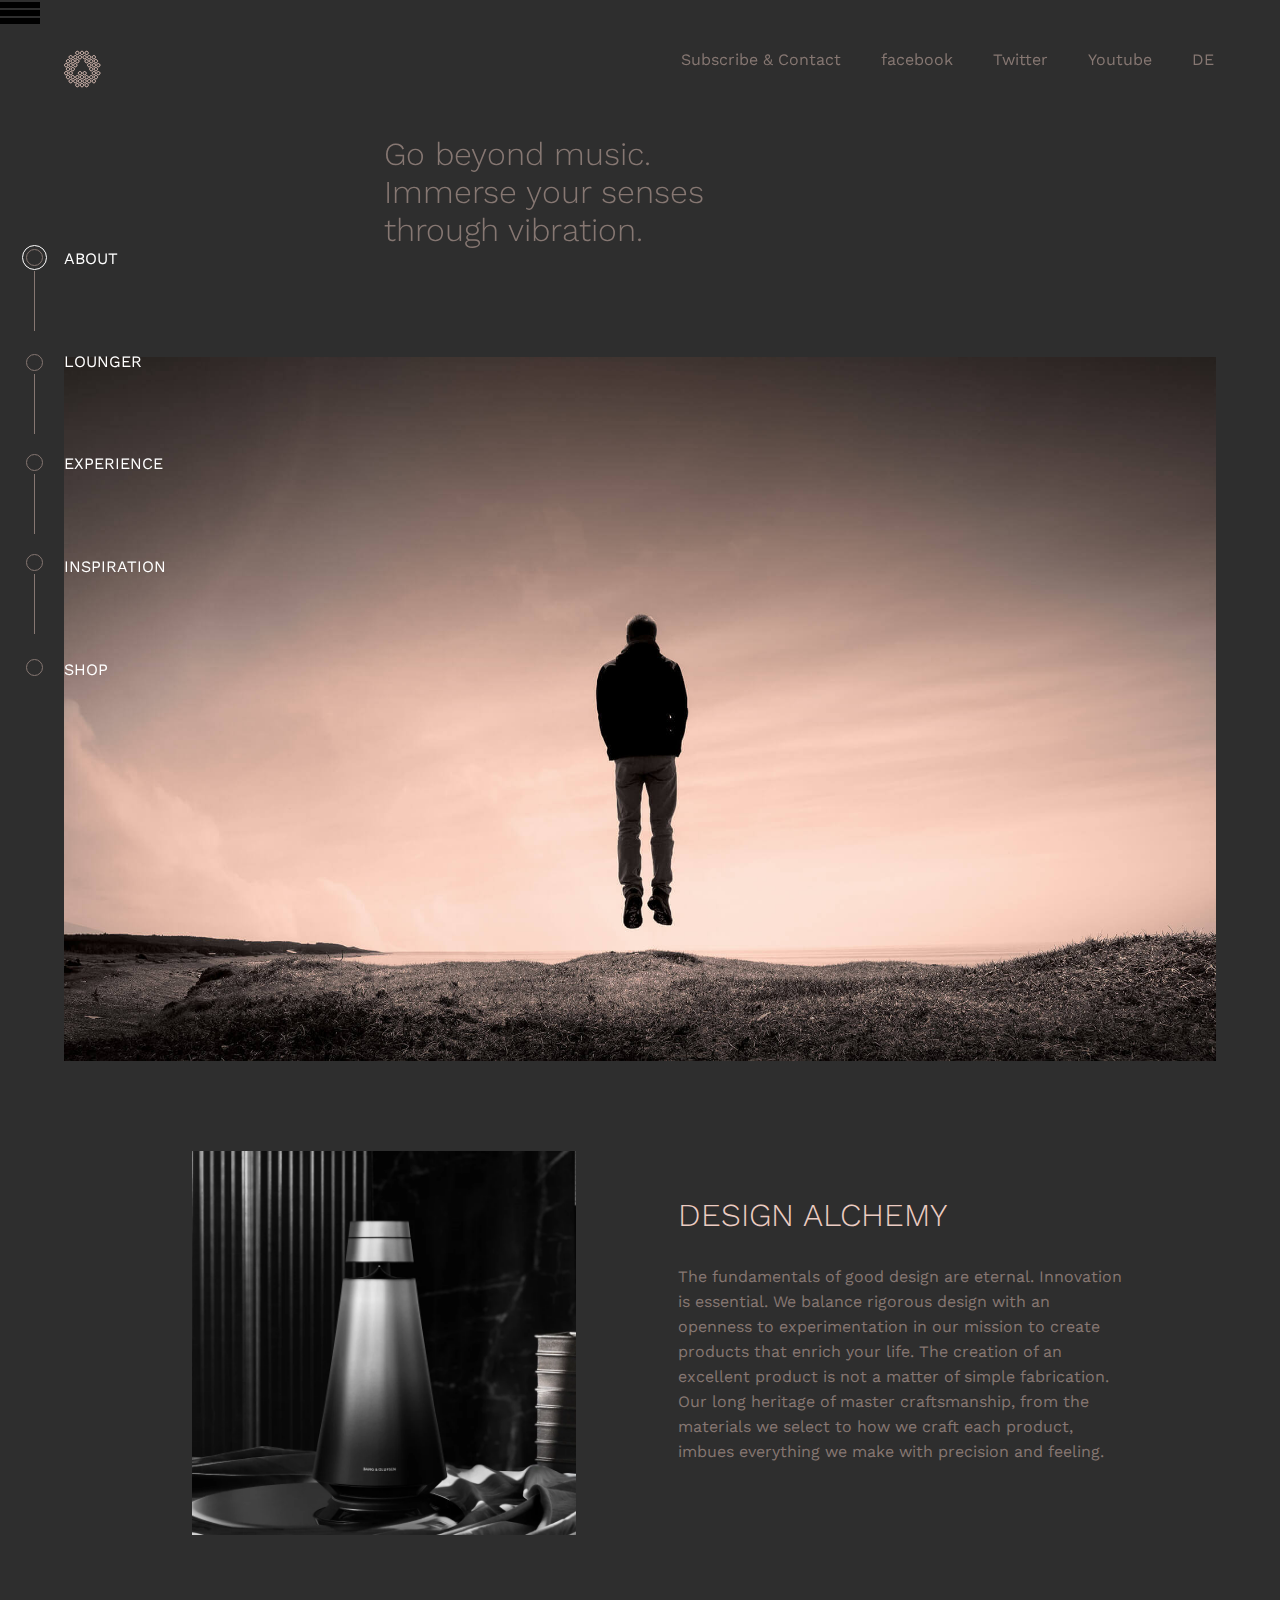
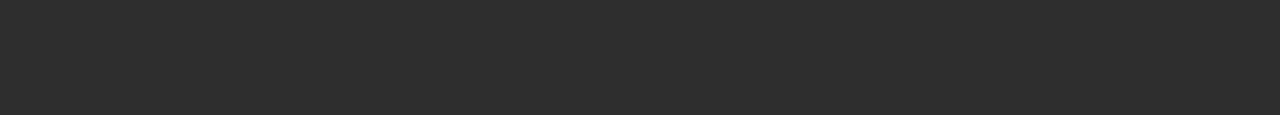
<file: index.html>
<!DOCTYPE html>
<html lang="en">

<head>
    <meta charset="UTF-8">
    <meta http-equiv="X-UA-Compatible" content="IE=edge">
    <meta name="viewport" content="width=device-width, initial-scale=1.0">
    <link rel="stylesheet" href="assets/css/style.css">
    <title>Document</title>
</head>

<body>
    <!-- ##########HEADER########## -->
    <header>
        <nav>
            <div onclick="menu()" class="mobileMenu">
                <span></span>
                <span></span>
                <span></span>
            </div>
            <img src="assets/img/logo.svg" alt="">
            <ul id="ul">
                <li>Subscribe & Contact</li>
                <li>facebook</li>
                <li>Twitter</li>
                <li>Youtube</li>
                <li>DE</li>
                <li onclick="back()">BACK</li>

            </ul>
        </nav>
    </header>


    <section class="section1">

        <h2>Go beyond music. <br> Immerse your senses <br> through vibration.</h2>
        <ASide>
            <span class="span1" id="span"></span>
            <div class="divLine"></div>
            <span id="span"></span>
            <div class="divLine"></div>
            <span id="span"></span>
            <div class="divLine"></div>
            <span id="span"></span>
            <div class="divLine"></div>
            <span id="span"></span>
            <a href="">ABOUT</a>
            <a href="assets/html/lounger.html">LOUNGER</a>
            <a href="assets/html/experience.html">EXPERIENCE</a>
            <a href="assets/html/inspiration.html">INSPIRATION</a>
            <a href="assets/html/shop.html">SHOP</a>
        </ASide>
        <img src="assets/img/section-about-1.jpg" alt="">


    </section>

    <section class="section2">
        <img src="assets/img/BS1_NYC_Home.webp" alt="">

        <div>
            <h2>DESIGN ALCHEMY</h2>
            <p>The fundamentals of good design are eternal. Innovation is essential. We balance rigorous design with an openness to experimentation in our mission to create products that enrich your life. The creation of an excellent product is not a matter
                of simple fabrication. Our long heritage of master craftsmanship, from the materials we select to how we craft each product, imbues everything we make with precision and feeling.</p>
        </div>
    </section>
    <script src="assets/js/main.js"></script>
</body>

</html>
</file>
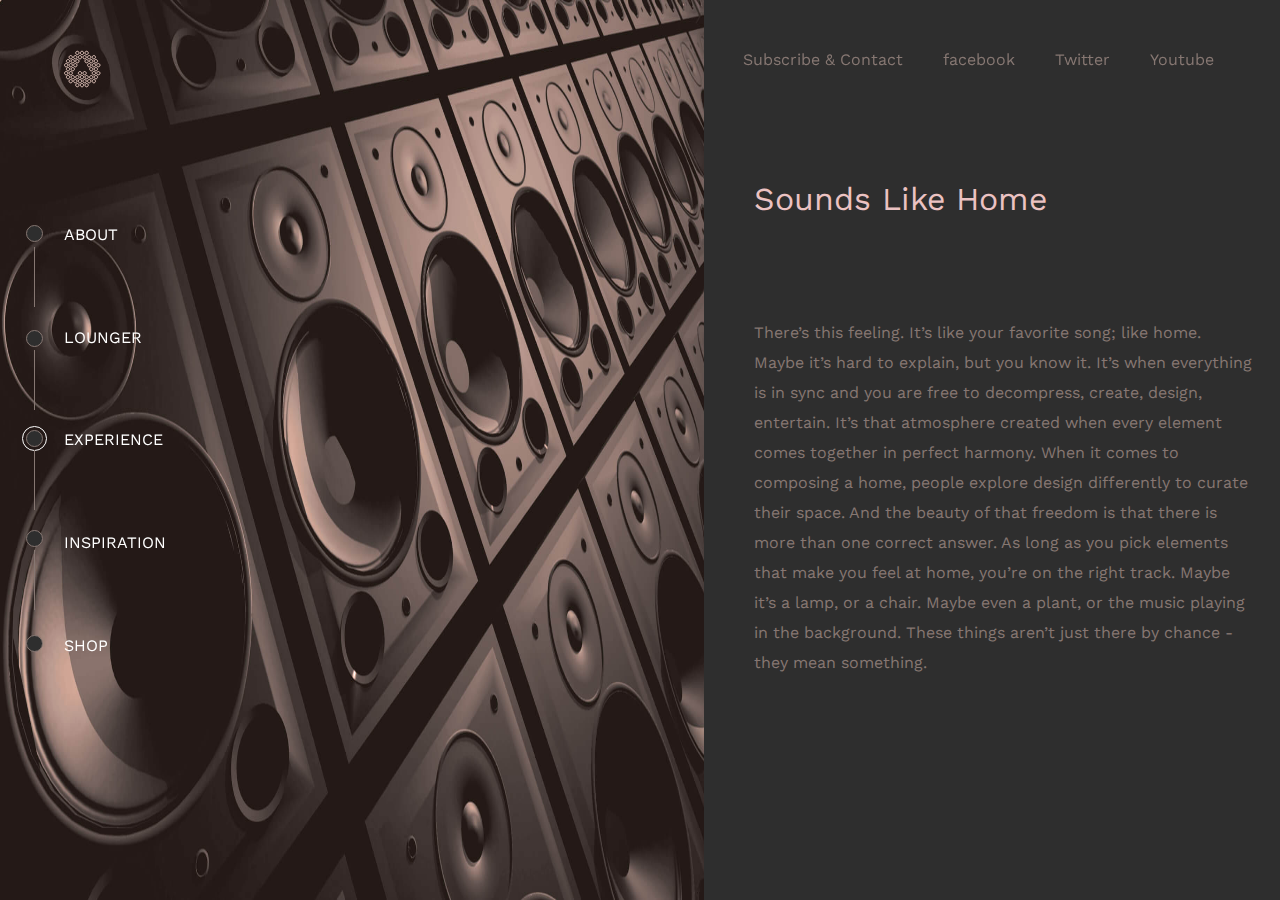
<file: assets/html/experience.html>
<!DOCTYPE html>
<html lang="en">

<head>
    <meta charset="UTF-8">
    <meta http-equiv="X-UA-Compatible" content="IE=edge">
    <meta name="viewport" content="width=device-width, initial-scale=1.0">
    <link rel="stylesheet" href="../css/style.css">
    <title>Document</title>
</head>

<body>
    <!-- ##########HEADER########## -->
    <header>
        <nav>
            <img src="../img/logo.svg" alt="">
            <ul>
                <li>Subscribe & Contact</li>
                <li>facebook</li>
                <li>Twitter</li>
                <li>Youtube</li>
                <li>DE</li>
            </ul>
        </nav>
        <img class="voyager" src="../img/section-experience-1.jpg" alt="">
    </header>


    <section class="section1">


        <ASide>
            <span id="span"></span>
            <div class="divLine"></div>
            <span id="span"></span>
            <div class="divLine"></div>
            <span class="span3" id="span"></span>
            <div class="divLine"></div>
            <span id="span"></span>
            <div class="divLine"></div>
            <span id="span"></span>
            <a href="../../index.html">ABOUT</a>
            <a href="../html/lounger.html">LOUNGER</a>
            <a href="../html/experience.html">EXPERIENCE</a>
            <a href="../html/inspiration.html">INSPIRATION</a>
            <a href="../html/shop.html">SHOP</a>
        </ASide>



    </section>

    <section class="loungersection2">

        <h2>Sounds Like Home</h2>
        <p>There’s this feeling. It’s like your favorite song; like home. Maybe it’s hard to explain, but you know it. It’s when everything is in sync and you are free to decompress, create, design, entertain. It’s that atmosphere created when every element
            comes together in perfect harmony. When it comes to composing a home, people explore design differently to curate their space. And the beauty of that freedom is that there is more than one correct answer. As long as you pick elements that
            make you feel at home, you’re on the right track. Maybe it’s a lamp, or a chair. Maybe even a plant, or the music playing in the background. These things aren’t just there by chance - they mean something.

        </p>

    </section>
    <script src="../js/main.js"></script>
</body>

</html>
</file>
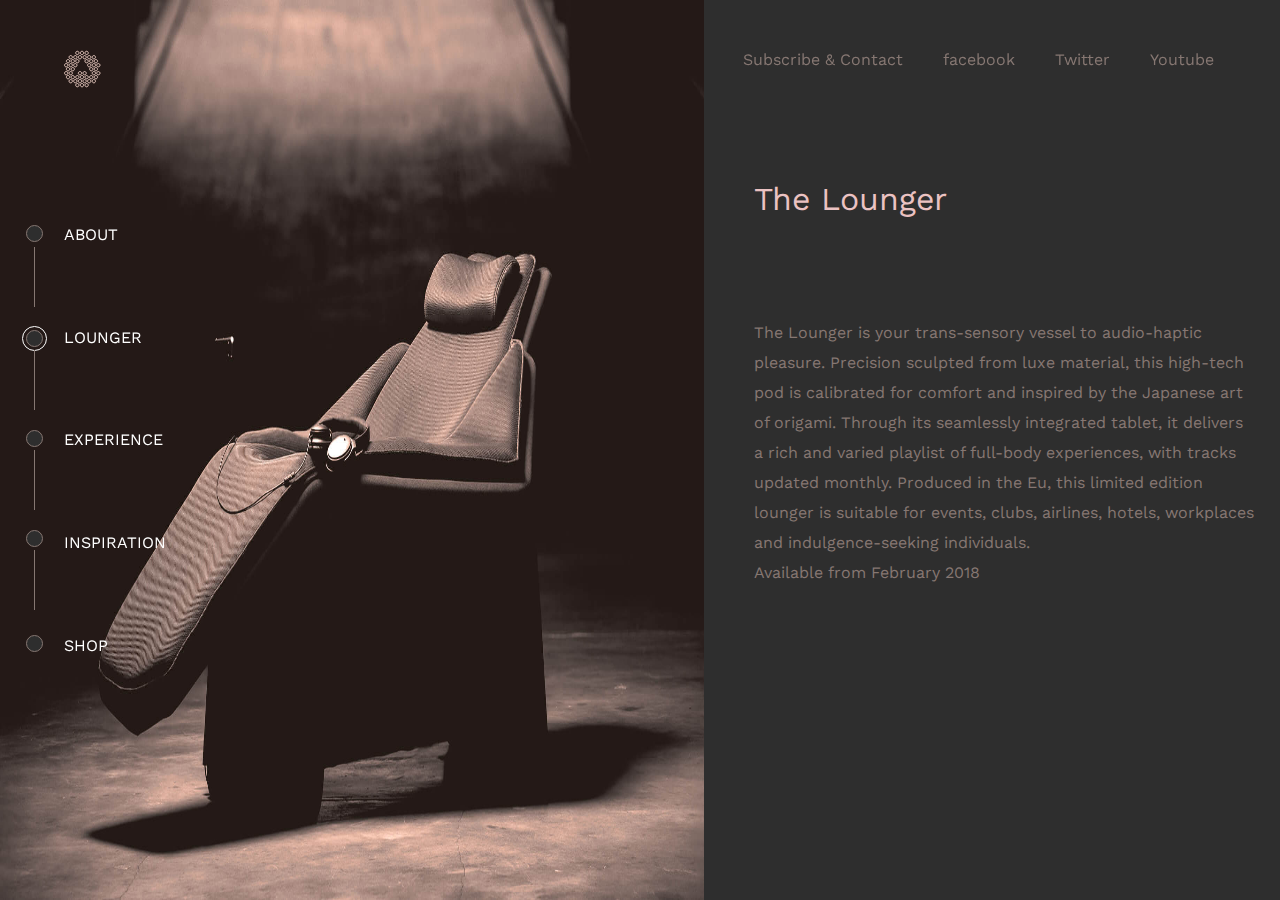
<file: assets/html/lounger.html>
<!DOCTYPE html>
<html lang="en">

<head>
    <meta charset="UTF-8">
    <meta http-equiv="X-UA-Compatible" content="IE=edge">
    <meta name="viewport" content="width=device-width, initial-scale=1.0">
    <link rel="stylesheet" href="../css/style.css">
    <title>Document</title>
</head>

<body>
    <!-- ##########HEADER########## -->
    <header>
        <nav>
            <img src="../img/logo.svg" alt="">
            <ul>
                <li>Subscribe & Contact</li>
                <li>facebook</li>
                <li>Twitter</li>
                <li>Youtube</li>
                <li>DE</li>
            </ul>
        </nav>
        <img class="voyager" src="../img/section-voyager.jpg" alt="">
    </header>


    <section class="section1">


        <ASide>
            <span id="span"></span>
            <div class="divLine"></div>
            <span class="span2" id="span"></span>
            <div class="divLine"></div>
            <span id="span"></span>
            <div class="divLine"></div>
            <span id="span"></span>
            <div class="divLine"></div>
            <span id="span"></span>
            <a href="../../index.html">ABOUT</a>
            <a href="">LOUNGER</a>
            <a href="">EXPERIENCE</a>
            <a href="">INSPIRATION</a>
            <a href="">SHOP</a>
        </ASide>



    </section>

    <section class="loungersection2">

        <h2>The Lounger</h2>
        <p>The Lounger is your trans-sensory vessel to audio-haptic pleasure. Precision sculpted from luxe material, this high-tech pod is calibrated for comfort and inspired by the Japanese art of origami. Through its seamlessly integrated tablet, it delivers
            a rich and varied playlist of full-body experiences, with tracks updated monthly. Produced in the Eu, this limited edition lounger is suitable for events, clubs, airlines, hotels, workplaces and indulgence-seeking individuals. <br> Available
            from February 2018
        </p>

    </section>
    <script src="../js/main.js"></script>
</body>

</html>
</file>
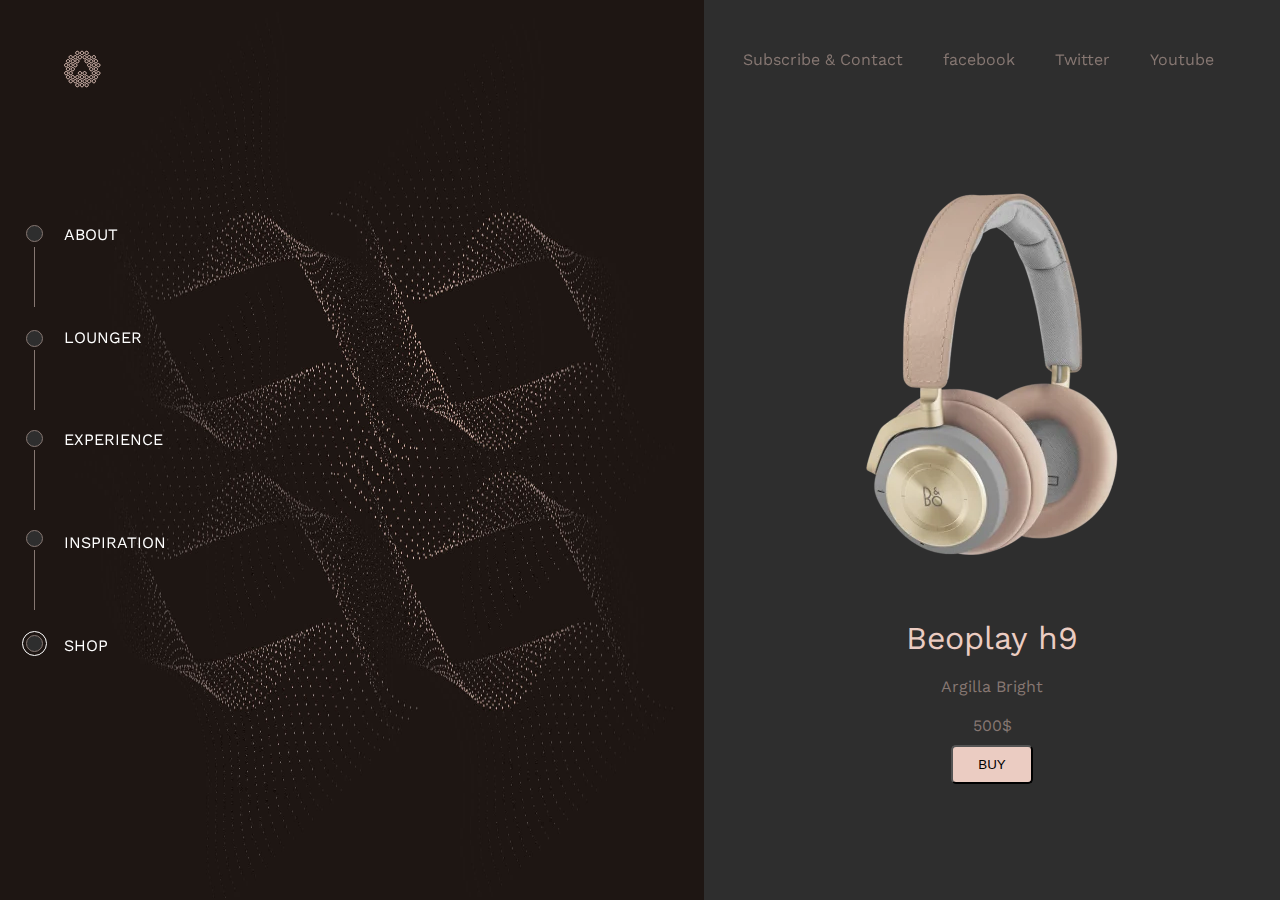
<file: assets/html/shop.html>
<!DOCTYPE html>
<html lang="en">

<head>
    <meta charset="UTF-8">
    <meta http-equiv="X-UA-Compatible" content="IE=edge">
    <meta name="viewport" content="width=device-width, initial-scale=1.0">
    <link rel="stylesheet" href="../css/style.css">
    <title>Document</title>
</head>

<body>
    <!-- ##########HEADER########## -->
    <header>
        <nav>
            <img src="../img/logo.svg" alt="">
            <ul>
                <li>Subscribe & Contact</li>
                <li>facebook</li>
                <li>Twitter</li>
                <li>Youtube</li>
                <li>DE</li>
            </ul>
        </nav>
        <img class="voyager" src="../img/section-composition4.jpg" alt="">
    </header>


    <section class="section1">


        <ASide>
            <span id="span"></span>
            <div class="divLine"></div>
            <span id="span"></span>
            <div class="divLine"></div>
            <span id="span"></span>
            <div class="divLine"></div>
            <span id="span"></span>
            <div class="divLine"></div>
            <span class="span5" id="span"></span>
            <a href="../../index.html">ABOUT</a>
            <a href="../html/lounger.html">LOUNGER</a>
            <a href="../html/experience.html">EXPERIENCE</a>
            <a href="../html/inspiration.html">INSPIRATION</a>
            <a href="../html/shop.html">SHOP</a>
        </ASide>



    </section>

    <section class="shop">
        <img src="../img/h9-argilla-bright-hero-1000x1000.webp" alt="">
        <h2>Beoplay h9</h2>
        <p>Argilla Bright</p>
        <p>500$</p>
        <button>BUY</button>
    </section>
    <script src="../js/main.js"></script>
</body>

</html>
</file>
<file: assets/css/style.css>
@import url('https://fonts.googleapis.com/css2?family=Work+Sans:ital,wght@0,100;0,200;0,300;0,400;0,500;0,600;0,700;0,800;0,900;1,100;1,200;1,300;1,400;1,500;1,600;1,700;1,800;1,900&display=swap');
* {
    margin: 0;
    padding: 0;
}

body {
    width: 100vw;
    font-family: 'Work Sans', sans-serif;
}


/*##########Header##########*/

header {
    background: #2e2e2e;
    padding: 0 0 5vh 0;
}

.mobileMenu span {
    width: 40px;
    height: 2px;
    background: black;
    display: flex;
    flex-direction: column;
    margin: 2px 0 0 auto;
}

.mobileMenu span {
    padding: 2px 0;
}

header nav {
    display: flex;
    justify-content: space-between;
    align-items: baseline;
}

header nav img {
    margin: 0px 0 0 5vw;
    z-index: 1;
    position: fixed;
    top: 50px;
}

header nav ul {
    display: flex;
    list-style: none;
    margin: 50px 2vw 0 0;
    z-index: 1;
    position: fixed;
    right: 0;
}

header nav ul li {
    margin: 0px 40px 0 0;
    font-size: 1rem;
    color: #867772;
}

header nav ul li:last-child {
    display: none;
}


/*##########SECTION1##########*/

.section1 {
    padding: 10vh 0 0 0;
    margin: 0 0 0 0;
    display: flex;
    background: #2e2e2e;
}

.section1 h2 {
    position: absolute;
    z-index: 1;
    left: 30vw;
    top: 15vh;
    font-size: 2rem;
    color: #867772;
    font-weight: 300;
}

.section1 img {
    width: 90%;
    margin: 0 auto;
    position: relative;
    padding: 22vh 0 0 0;
}

.beyond {
    padding: 5vh 0 10vh 30vw;
    color: #867772;
    font-size: 1.5rem;
}

aside {
    display: flex;
    flex-direction: column;
    margin: 10vh 0 10vh 2vw;
    padding-left: 3vw;
    position: absolute;
    position: fixed;
    z-index: 1;
}

aside a {
    padding: 0vh 0 9.3vh 0;
    color: white;
    text-decoration: none;
}

.divLine {
    height: 60px;
    width: 1px;
    background: #867772;
    position: absolute;
}

.section1 span {
    display: inline;
    width: 15px;
    height: 15px;
    background: #2e2e2e;
    border-radius: 15px;
    border: 1px solid #867772;
    outline-offset: 3px;
    position: absolute;
}

.divLine:nth-of-type(1) {
    left: 8px;
    top: 22px;
}

.divLine:nth-of-type(2) {
    left: 8px;
    top: 125px;
}

.divLine:nth-of-type(3) {
    left: 8px;
    top: 225px;
}

.divLine:nth-of-type(4) {
    left: 8px;
    top: 325px;
}

.section1 span:nth-of-type(1) {
    top: 0px;
    left: 0;
}

.section1 span:nth-of-type(2) {
    top: 105px;
    left: 0;
}

.section1 span:nth-of-type(3) {
    top: 205px;
    left: 0;
}

.section1 span:nth-of-type(4) {
    top: 305px;
    left: 0;
}

.section1 span:nth-of-type(5) {
    top: 410px;
    left: 0;
}

.span1 {
    outline: 1px solid white;
    outline-offset: 3px;
}

.span2 {
    outline: 1px solid white;
    outline-offset: 3px;
}

.span3 {
    outline: 1px solid white;
    outline-offset: 3px;
}

.span4 {
    outline: 1px solid white;
    outline-offset: 3px;
}

.span5 {
    outline: 1px solid white;
    outline-offset: 3px;
}


/*##########SECTION2##########*/

.section2 {
    background: #2e2e2e;
    display: flex;
    padding: 0 0 20vh 0;
}

.section2 img {
    width: 30%;
    margin: 10vh 0 0 15vw;
}

.section2 div {
    margin: 15vh 0 0 8vw;
}

.section2 h2 {
    color: #ebccc2;
    margin: 0 0 30px 0;
    font-size: 2rem;
    font-weight: 300;
}

.section2 p {
    width: 450px;
    color: #867772;
    line-height: 25px;
}


/*##########LoungerSite##########*/

.voyager {
    width: 55vw;
    object-fit: fill;
    height: 100vh;
    position: absolute;
    top: 0px;
}

.loungersection2 {
    background: #2e2e2e;
    width: 45vw;
    height: 85vh;
    margin-left: auto;
}

.loungersection2 h2 {
    padding: 5vh 0 100px 50px;
    color: #ebc2c2;
    font-weight: 400;
    font-size: 2rem;
}

.loungersection2 p {
    width: 500px;
    padding: 0 0 0vh 50px;
    color: #867772;
    line-height: 30px;
}

.loungerSpan2 {
    top: 0px;
    left: 0;
    outline: 1px solid white;
    outline-offset: 3px;
}


/*##########Inspiration##########*/

.inspiration {
    padding: 10vh 0 0 0;
    background: #2e2e2e;
}

.inspiration div:first-child {
    text-align: center;
}

.inspiration div:last-child {
    margin: 15vh 0 0 20vw;
}

.inspiration div:last-child>div {
    display: flex;
}

.inspiration div:last-child>div p {
    color: #867772;
    margin: 0 10px 10px 0;
    padding: 2px 7px;
    border: 1px solid white;
    font-size: 14px;
    font-weight: 200;
}

video {
    width: 60%;
}

.inspiration h3 {
    color: #ebccc2;
    font-weight: 400;
}

.inspiration h2 {
    color: #ebccc2;
    font-size: 2rem;
    font-weight: 400;
    margin: 20px 0 20px 0;
}

.inspiration p {
    color: #867772;
    padding-bottom: 10vh;
}


/*##########SECTION5##########*/

.section5 {
    display: flex;
    background: #2e2e2e;
}

.section5 img {
    width: 30%;
    margin-left: 20vw;
}

.section5 div {
    width: 500px;
    margin: 10vh 0 0 30px;
}

.section5 h3 {
    color: #ebccc2;
}

.section5 h2 {
    font-size: 2rem;
    font-weight: 400;
    margin: 20px 0;
    color: #ebccc2;
}

.section5 p {
    color: #867772;
    width: 400px;
    line-height: 30px;
}


/*##########SECTION6##########*/

.section6 {
    display: flex;
    background: #2e2e2e;
}

.section6 img {
    width: 30%;
    margin-left: 0vw;
    padding-bottom: 10vh;
}

.section6 div {
    width: 433px;
    margin: 10vh 0 0 20vw;
}

.section6 h3 {
    color: #ebccc2;
}

.section6 h2 {
    font-size: 2rem;
    font-weight: 400;
    margin: 20px 0;
    color: #ebccc2;
}

.section6 p {
    color: #867772;
    width: 400px;
    line-height: 30px;
}


/*##########SHOP##########*/

.shop {
    text-align: center;
    background: #2e2e2e;
    width: 45vw;
    height: 85vh;
    margin-left: auto;
}

.shop h2 {
    font-size: 2rem;
    font-weight: 400;
    color: #ebccc2;
}

.shop p:nth-of-type(1) {
    color: #867772;
    margin: 20px 0;
}

.shop p:nth-of-type(2) {
    color: #867772;
    margin-bottom: 10px;
}

.shop button {
    background: #ebccc2;
    padding: 10px 25px;
    border-radius: 5px;
}


/*##########@Media##########*/

@media(max-width:375px) {
    body {
        width: 100vw;
        font-family: 'Work Sans', sans-serif;
    }
    /*##########Header##########*/
    header {
        background: #2e2e2e;
        padding: 0 0 5vh 0;
    }
    header nav {
        display: flex;
        justify-content: space-between;
        align-items: baseline;
    }
    header nav img {
        margin: 0px 0 0 5vw;
        z-index: 1;
        position: fixed;
        top: 20px;
    }
    header nav ul {
        position: absolute;
        display: flex;
        flex-direction: column;
        background: white;
        margin: 0;
        padding: 5vh 0 0 0;
        transition: 1s;
        height: 0;
        top: 0;
        left: 0;
        right: 0;
        opacity: 0;
        z-index: 2;
    }
    header nav ul li {
        margin: 5vh auto;
        text-shadow: 0 0 10px black;
    }
    /*##########SECTION1##########*/
    .section1 {
        padding: 10vh 0 0 0;
        margin: 0 0 0 0;
        display: flex;
        background: #2e2e2e;
    }
    .section1 h2 {
        position: absolute;
        z-index: 1;
        left: 30vw;
        top: 15vh;
        font-size: 1.2rem;
        color: #867772;
        font-weight: 300;
    }
    .section1 img {
        width: 80%;
        margin: 0 auto;
        position: relative;
        padding: 20vh 0 0 0;
    }
    .beyond {
        padding: 5vh 0 10vh 30vw;
        color: #867772;
        font-size: 1.5rem;
    }
    aside {
        display: flex;
        flex-direction: column;
        margin: 15vh 0 10vh 0vw;
        padding-left: 0vw;
        position: absolute;
        position: fixed;
        z-index: 1;
    }
    aside a {
        padding: 0vh 0 40px 10px;
        color: white;
        text-decoration: none;
        font-size: 10px;
    }
    .divLine {
        height: 40px;
        width: 1px;
        background: #867772;
        position: absolute;
    }
    .section1 span {
        display: inline;
        width: 15px;
        height: 15px;
        background: #2e2e2e;
        border-radius: 15px;
        border: 1px solid #867772;
        outline-offset: 3px;
        position: absolute;
    }
    .divLine:nth-of-type(1) {
        left: 5px;
        top: 10px;
    }
    .divLine:nth-of-type(2) {
        left: 5px;
        top: 63px;
    }
    .divLine:nth-of-type(3) {
        left: 5px;
        top: 113px;
    }
    .divLine:nth-of-type(4) {
        left: 5px;
        top: 165px;
    }
    .section1 span:nth-of-type(1) {
        top: 20px;
        left: 17px;
    }
    .section1 span:nth-of-type(2) {
        top: 75px;
        left: 17px;
    }
    .section1 span:nth-of-type(3) {
        top: 125px;
        left: 17px;
    }
    .section1 span:nth-of-type(4) {
        top: 175px;
        left: 17px;
    }
    .section1 span:nth-of-type(5) {
        top: 225px;
        left: 17px;
    }
    .span1 {
        outline: 1px solid white;
        outline-offset: 3px;
    }
    .span2 {
        outline: 1px solid white;
        outline-offset: 3px;
    }
    .span3 {
        outline: 1px solid white;
        outline-offset: 3px;
    }
    .span4 {
        outline: 1px solid white;
        outline-offset: 3px;
    }
    .span5 {
        outline: 1px solid white;
        outline-offset: 3px;
    }
    /*##########SECTION2##########*/
    .section2 {
        background: #2e2e2e;
        display: flex;
        flex-direction: column;
        padding: 0 0 20vh 0;
    }
    .section2 img {
        width: 70%;
        margin: 5vh auto 0 auto;
    }
    .section2 div {
        margin: 15vh 0 0 8vw;
    }
    .section2 h2 {
        color: #ebccc2;
        margin: 0 0 30px 0;
        font-size: 1.2rem;
        font-weight: 300;
        text-align: center;
    }
    .section2 p {
        width: 310px;
        color: #867772;
        line-height: 25px;
        text-align: center;
    }
    /*##########LoungerSite##########*/
    .voyager {
        width: 100vw;
        object-fit: fill;
        height: 50vh;
        position: absolute;
        top: 0;
    }
    .loungersection2 {
        background: #2e2e2e;
        width: 100vw;
        height: 110vh;
        text-align: center;
    }
    .loungersection2 h2 {
        padding: 40vh 0 0px 0px;
        color: #ebccc2;
        font-weight: 400;
        font-size: 1rem;
    }
    .loungersection2 p {
        width: 300px;
        padding: 5vh 0 0vh 0px;
        color: #867772;
        line-height: 30px;
        font-size: 0.8rem;
        margin: 0 auto;
    }
    .loungerSpan2 {
        top: 0px;
        left: 0;
        outline: 1px solid white;
        outline-offset: 3px;
    }
    /*##########Inspiration##########*/
    .inspiration {
        padding: 10vh 0 0 0;
        background: #2e2e2e;
    }
    .inspiration div:first-child {
        text-align: center;
    }
    .inspiration div:last-child {
        margin: 15vh 0 0 0vw;
        text-align: center;
    }
    .inspiration div:last-child>div {
        display: flex;
        margin-left: 80px;
        padding-bottom: 20px;
    }
    .inspiration div:last-child>div p {
        color: #867772;
        margin: 0 10px 10px 0;
        padding: 2px 7px;
        border: 1px solid white;
        font-size: 14px;
        font-weight: 200;
    }
    video {
        width: 60%;
    }
    .inspiration h3 {
        color: #ebccc2;
        font-weight: 400;
        font-size: 0.7rem;
        text-align: center;
        margin-right: 0px;
    }
    .inspiration h2 {
        color: #ebccc2;
        font-size: 2rem;
        font-weight: 400;
        margin: 20px 0 30px 0;
    }
    .inspiration p {
        color: #867772;
        padding-bottom: 10vh;
    }
    /*##########SECTION5##########*/
    .section5 {
        display: flex;
        flex-direction: column;
        background: #2e2e2e;
    }
    .section5 img {
        width: 70%;
        margin: 0 auto;
    }
    .section5 div {
        width: 300px;
        margin: 50px auto;
        text-align: center;
    }
    .section5 h3 {
        color: #ebccc2;
    }
    .section5 h2 {
        font-size: 2rem;
        font-weight: 400;
        margin: 20px 0;
        color: #ebccc2;
    }
    .section5 p {
        color: #867772;
        width: 300px;
        line-height: 30px;
    }
    /*##########SECTION6##########*/
    .section6 {
        display: flex;
        flex-direction: column-reverse;
        background: #2e2e2e;
    }
    .section6 img {
        width: 70%;
        margin-left: 0vw;
        padding: 5vh 0 10vh 0;
        margin: 0 auto;
    }
    .section6 div {
        width: 300px;
        text-align: center;
        padding-bottom: 5vh;
        margin: 0 auto;
    }
    .section6 h3 {
        color: #ebccc2;
    }
    .section6 h2 {
        font-size: 2rem;
        font-weight: 400;
        margin: 20px 0;
        color: #ebccc2;
    }
    .section6 p {
        color: #867772;
        width: 300px;
        line-height: 30px;
    }
    /*##########SHOP##########*/
    .shop {
        text-align: center;
        background: #2e2e2e;
        width: 100vw;
        height: 100vh;
        margin-left: auto;
        padding-bottom: 5vh;
    }
    .shop img {
        padding-top: 35vh;
        margin: 0 auto;
        width: 100vw;
    }
    .shop h2 {
        font-size: 2rem;
        font-weight: 400;
        color: #ebccc2;
    }
    .shop p:nth-of-type(1) {
        color: #867772;
        margin: 20px 0;
    }
    .shop p:nth-of-type(2) {
        color: #867772;
        margin-bottom: 10px;
    }
    .shop button {
        background: #ebccc2;
        padding: 10px 25px;
        border-radius: 5px;
    }
    /*##########Header##########*/
    .mobileMenu span {
        width: 40px;
        height: 2px;
        background: #867772;
        display: flex;
        flex-direction: column;
        margin: 5px 0 0 auto;
        padding: 2px 0;
        border-radius: 3px;
    }
    .mobileMenu {
        margin-left: auto;
        padding: 20px 20px 0 0;
    }
    header nav ul li:last-child {
        display: block;
    }
}
</file>
